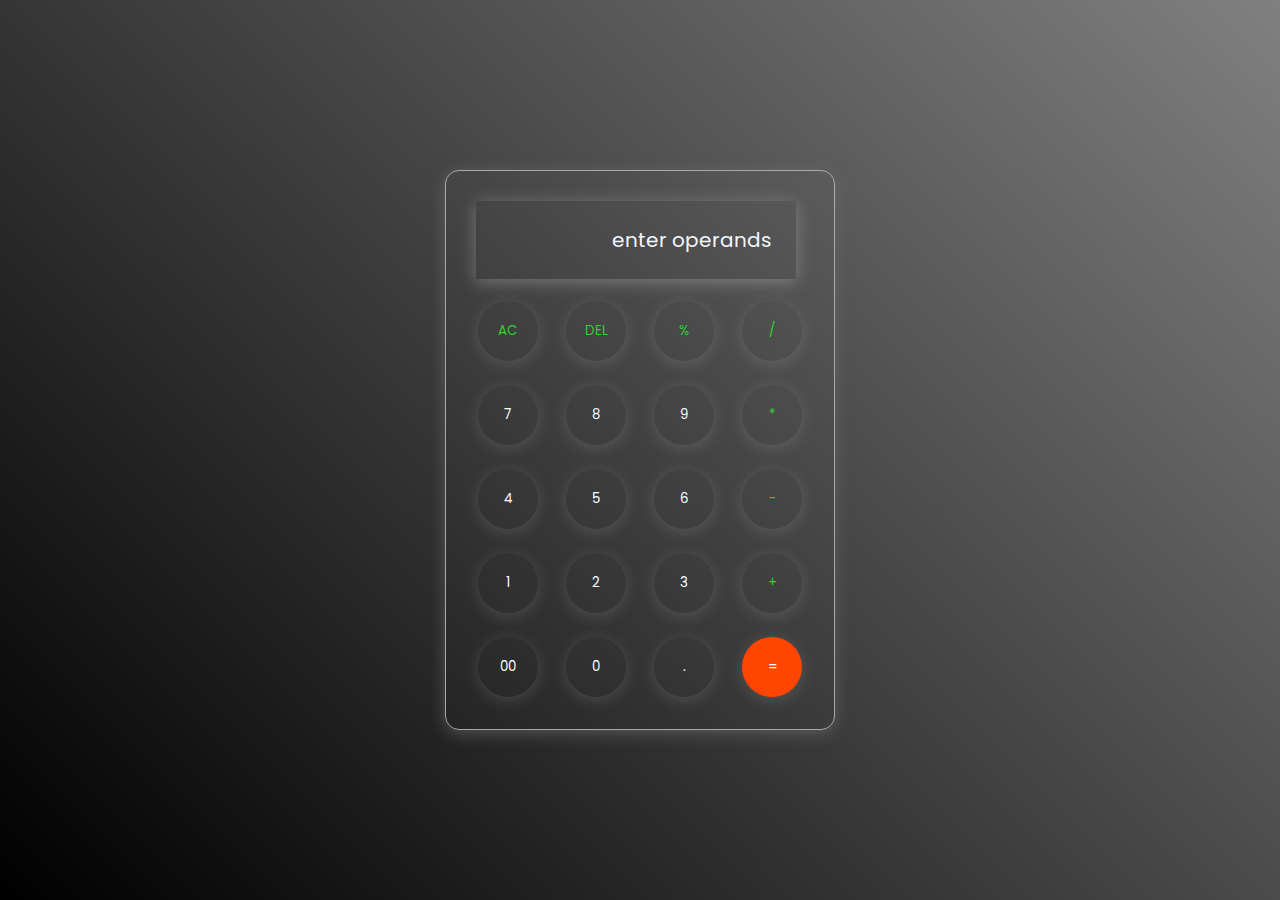
<file: CALCULATOR/index.html>
<!doctype html>
<html lang="en">
    <head>
        <meta charset="UTF-8">
        <meta name="viewport" content="width=device-width, initial-scale=1.0">
        <title>CALCULATOR</title>
        <link rel="stylesheet" href="style.css">
        </head>
    <body>
        <div class="calculator">
            <input type="text" placeholder="enter operands" id="inputbox">
            <div>
                <button class="opr">AC</button>
                <button class="opr">DEL</button>
                <button class="opr">%</button>
                <button class="opr">/</button>
            </div>
            <div>
                <button>7</button>
                <button>8</button>
                <button>9</button>
                <button class="opr">*</button>
            </div>
            <div>
                <button>4</button>
                <button>5</button>
                <button>6</button>
                <button class="opr">-</button>
            </div>
            <div>
                <button>1</button>
                <button>2</button>
                <button>3</button>
                <button class="opr">+</button>
            </div>
            <div>
                <button>00</button>
                <button>0</button>
                <button>.</button>
                <button class="eql">=</button>
            </div>
        </div>


        <script src="script.js"></script>
    </body>
</html>
</file>
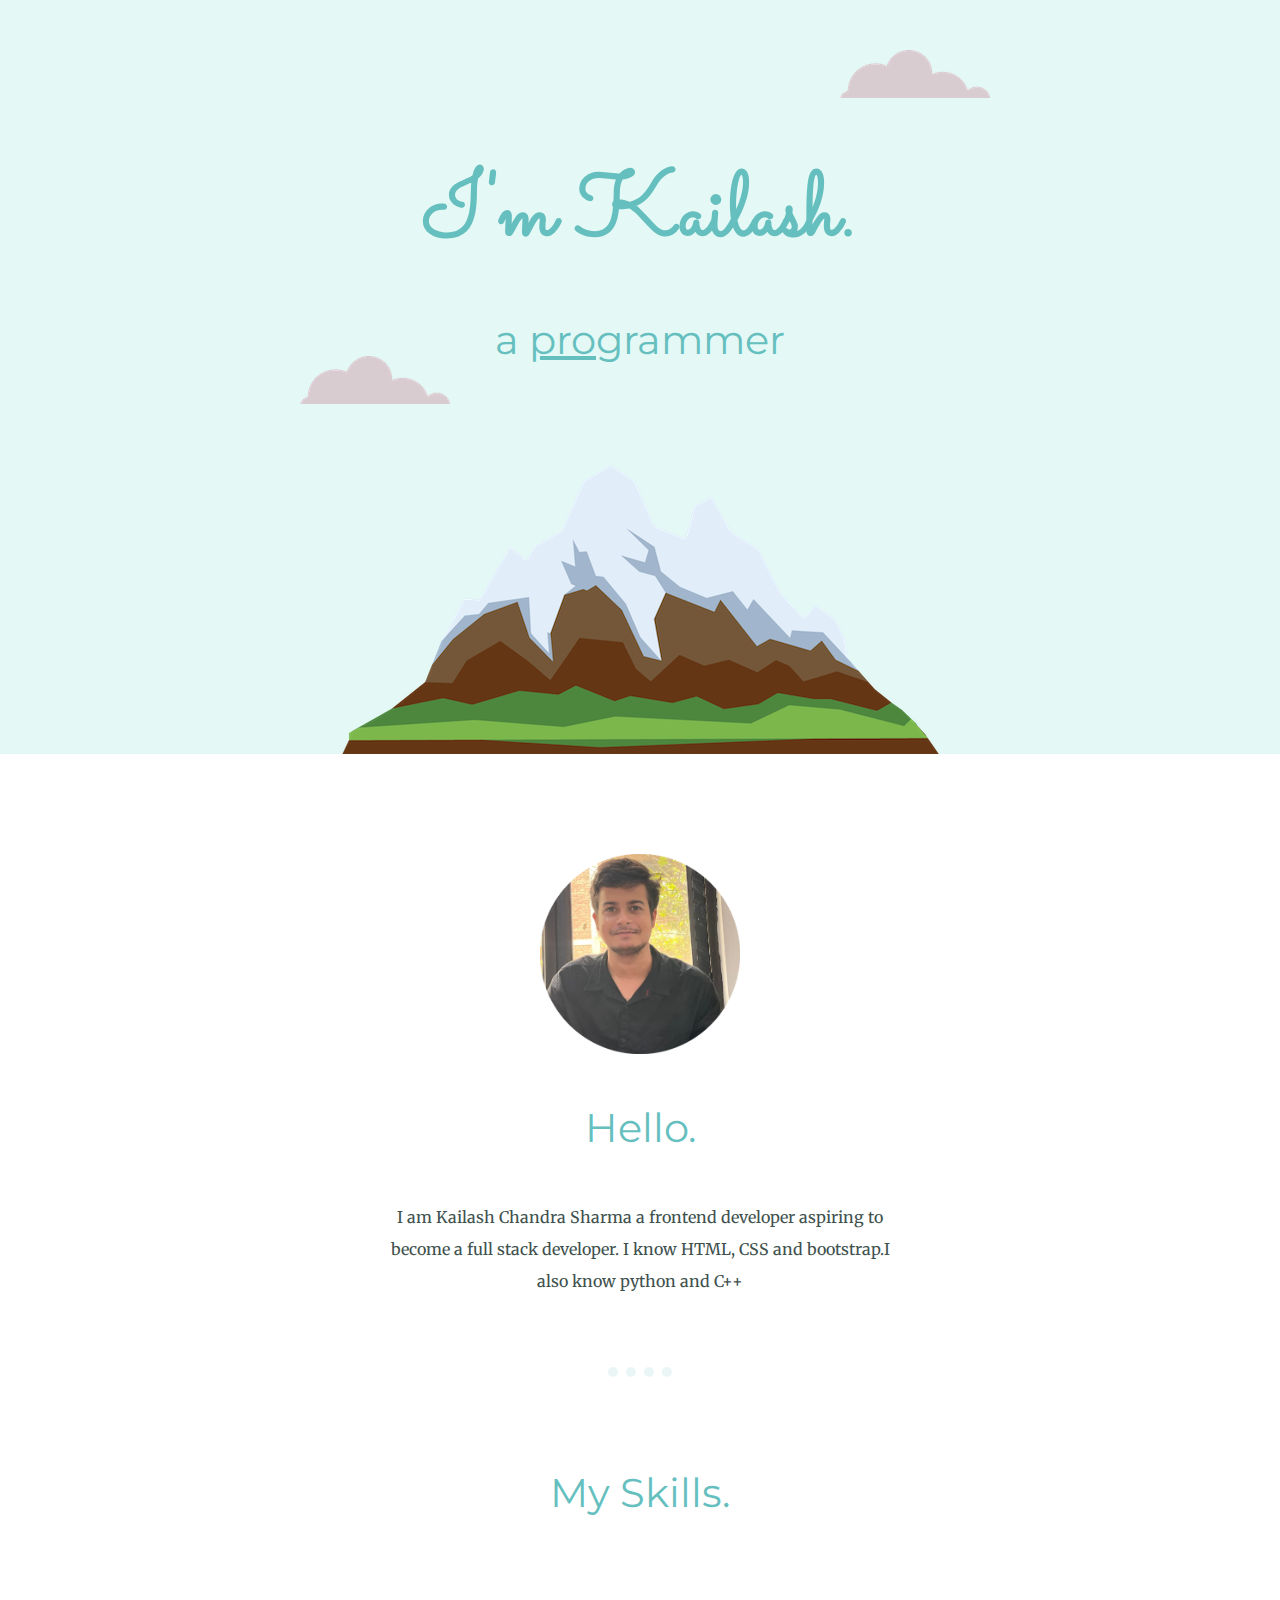
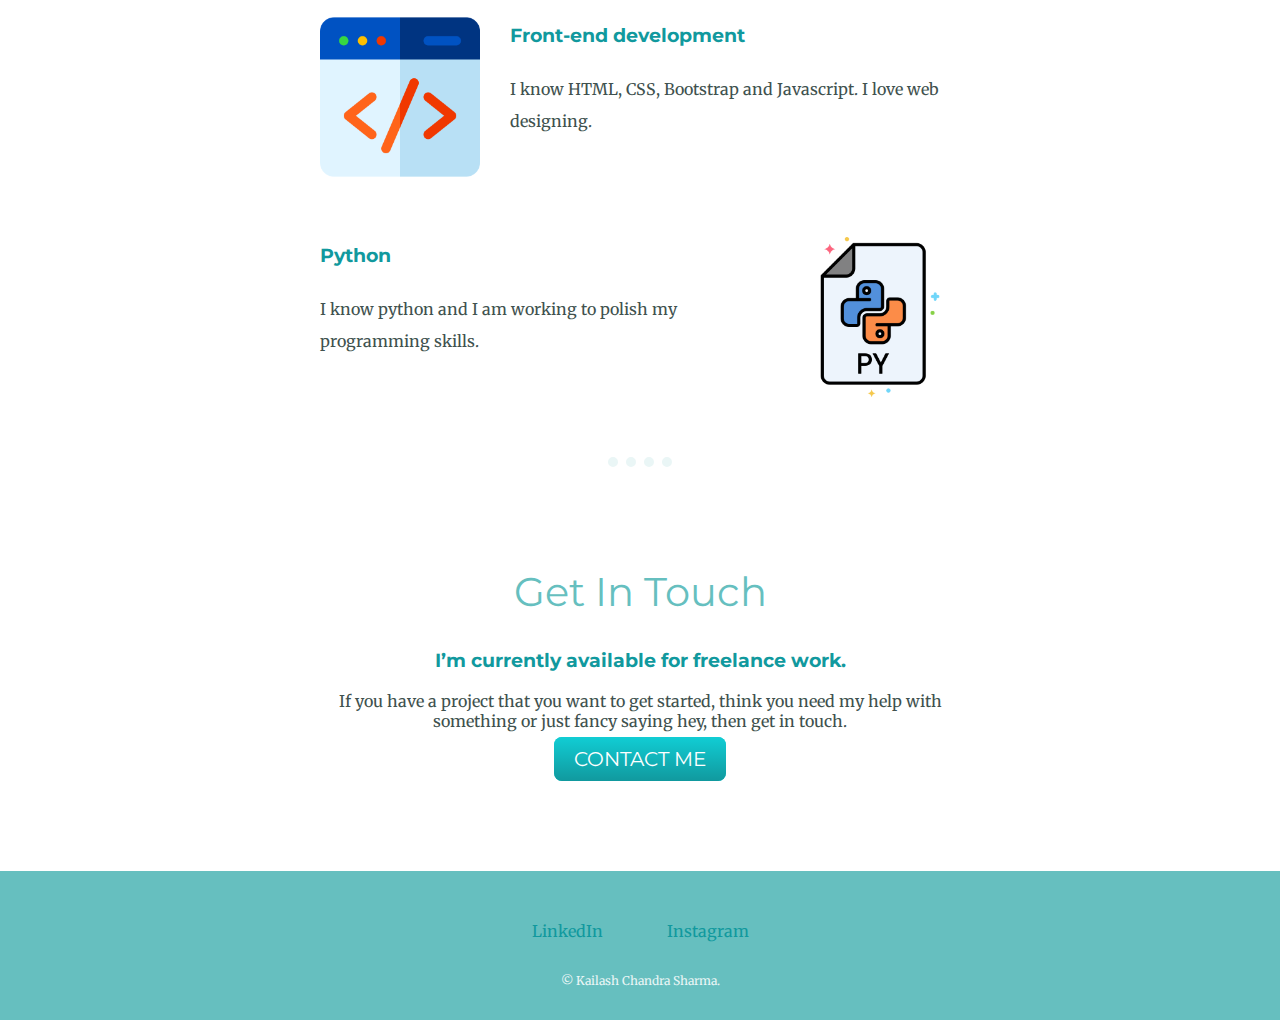
<file: PORTFOLIO/index.html>
<html lang="en" dir="ltr"><head>
    <meta charset="utf-8">
    <title>PORTFOLIO</title>
    <link rel="stylesheet" href="css/styles.css">
    <link rel="icon" href="favicon.ico">
    <link rel="preconnect" href="https://fonts.googleapis.com">
    <link rel="preconnect" href="https://fonts.gstatic.com" crossorigin="">
    <link href="https://fonts.googleapis.com/css2?family=Merriweather&amp;family=Montserrat&amp;family=Sacramento&amp;display=swap" rel="stylesheet">
  </head>
  
  <body>
    <div class="top-container">
      <img class="top-cloud" src="images/cloud.png" alt="">
      <h1>I'm Kailash.</h1>
      <h2>a <span>pro</span>grammer</h2>
      <img class="bottom-cloud" src="images/cloud.png" alt="">
  
      <img src="images/mountain.png" alt="">
    </div>
    <div class="middle-container">
      <div class="profile">
        <img class="Profileimage" src="images/pic.png" alt="MY image">
        <h2>Hello.</h2>
        <p>I am Kailash Chandra Sharma   a frontend developer aspiring to become a full stack developer. I know HTML, CSS and bootstrap.I also know python and C++</p>
      </div>
      <hr>
      <div class="skills">
        <h2>My Skills.</h2>
        <div class="skill-row">
          <img class="web-image" src="images/web-development.png" alt="">
          <h3>Front-end development</h3>
          <p>I know HTML, CSS, Bootstrap and Javascript. I love web designing.</p>
        </div>
        <div class="skill-row">
          <img class="python-image" src="images/python.png" alt="">
          <h3>Python</h3>
          <p>I know python and I am working to polish my programming skills.</p>
        </div>
      </div>
      <hr>
      <div class="contact-me">
        <h2>Get In Touch</h2>
        <h3>I’m currently available for freelance work.</h3>
        <p>If you have a project that you want to get started, think you need my help with something or just fancy saying hey, then get in touch.</p>
        <a class="btn" href="mailto:rohanchawla515@gmail.com">CONTACT ME</a>
      </div>
    </div>
  
  
    <div class="bottom-container">
      <a class="footer-link" href="https://www.linkedin.com/in/kailash0767/" target="_blank">LinkedIn</a>
      <a class="footer-link" href="https://www.instagram.com/kunall_.03/" target="_blank">Instagram</a>
      <!--<a class="footer-link" href="" target="_blank">Website</a>-->
      <p class="copyright">© Kailash Chandra Sharma.</p>
    </div>
  
  
  
  
  </body></html>
</file>
<file: CALCULATOR/style.css>
@import url('https://fonts.googleapis.com/css2?family=Poppins:wght@500&display=swap');

*{
    margin: 0;
    padding:0;
    box-sizing: border-box;
    font-family: 'Poppins', sans-serif;
}

body{
    width:100%;
    height:100vh;
    display:flex;
    justify-content: center;
    align-items: center;
    background: linear-gradient(45deg,black,grey);
}

.calculator{
    border: 1px solid darkgrey;
    padding:20px;
    border-radius: 14px;
    background: transparent;
    box-shadow: 0px 3px 16px rgba(113,115,119,0.6);
}

input{
    width:320px;
    border: none;
    padding:24px;
    margin:10px;
    background: transparent;
    box-shadow: 0px 3px 16px rgba(200, 200, 200, 0.4);
    font-size:20px;
    text-align:right;
    color: aliceblue;
    cursor:pointer;
}
input::placeholder{
    color: aliceblue;
    font-size: 20px;
}
button{
    border:none;
    width: 60px;
    height: 60px;
    margin:12px;
    border-radius: 50%;
    color: #fff;
    background: none;
    box-shadow: 0px 3px 16px rgba(200, 200, 200, 0.2);
    cursor: pointer;
}

.eql{
    background-color: orangered;
}
.opr{
    color: rgb(47, 208, 47);
}
</file>
<file: PORTFOLIO/css/styles.css>
body {
    margin: 0;
    text-align: center;
    font-family: 'Merriweather', serif;
  }
  
  h1 {
    font-size: 5.625rem;
    margin-top: 0;
    font-family: 'Sacramento', cursive;
    margin-bottom: 0;
    color: #66BFBF;
  }
  
  h2 {
    font-family: 'Montserrat', sans-serif;
    font-size: 2.5rem;
    color: #66BFBF;
    font-weight: normal;
  }
  
  p {
    color: #40514E;
  }
  
  h3 {
    font-family: 'Montserrat', sans-serif;
    color: #11999E;
  }
  
  a {
    color: #11999E;
    padding: 30px;
    text-decoration: none;
  }
  a:hover{
    color: #EAF6F6;
  }
  hr {
    border-style: none;
    border-top-style: dotted;
    width: 5%;
    border-width: 10px;
    color: #EAF6F6;
  }
  
  .top-container {
    background-color: #E4F9F5;
    padding-top: 150px;
    position: relative;
  }
  
  .Profileimage {
    width: 200px;
    height: 200px;
  }
  
  .profile {
    width: 40%;
    margin: 100px auto 70px;
    line-height: 2;
  }
  
  .skills {
    position: relative;
    padding-top: 50px;
  }
  
  .skill-row {
    width: 50%;
    margin: 100px auto;
    text-align: left;
    line-height: 2;
  }
  
  .web-image {
    width: 25%;
    float: left;
    padding-right: 30px;
  }
  
  .python-image {
    width: 25%;
    float: right;
    padding-left: 30px;
  }
  
  .middle-container {
    position: relative;
  }
  
  .contact-me {
    width: 50%;
    margin: 100px auto;
  }
  
  .bottom-container {
    background-color: #66BFBF;
    padding: 50px 0 20px;
  }
  
  .copyright {
    color: #EAF6F6;
    padding-top: 20px;
    font-size: 0.75rem;
  }
  
  span {
    text-decoration: underline;
  }
  
  .top-cloud {
    position: absolute;
    right: 290px;
    top: 50px;
  }
  
  .bottom-cloud {
    position: absolute;
    left: 300px;
    bottom: 350px;
  }
  
  .btn {
    background: #11cdd4;
    background-image: -webkit-linear-gradient(top, #11cdd4, #11999e);
    background-image: -moz-linear-gradient(top, #11cdd4, #11999e);
    background-image: -ms-linear-gradient(top, #11cdd4, #11999e);
    background-image: -o-linear-gradient(top, #11cdd4, #11999e);
    background-image: linear-gradient(to bottom, #11cdd4, #11999e);
    -webkit-border-radius: 8;
    -moz-border-radius: 8;
    border-radius: 8px;
    font-family: 'Montserrat', sans-serif;
    color: #ffffff;
    font-size: 20px;
    padding: 10px 20px 10px 20px;
    text-decoration: none;
  }
  
  .btn:hover {
    background: #30e3cb;
    background-image: -webkit-linear-gradient(top, #30e3cb, #2bc4ad);
    background-image: -moz-linear-gradient(top, #30e3cb, #2bc4ad);
    background-image: -ms-linear-gradient(top, #30e3cb, #2bc4ad);
    background-image: -o-linear-gradient(top, #30e3cb, #2bc4ad);
    background-image: linear-gradient(to bottom, #30e3cb, #2bc4ad);
    text-decoration: none;
  }
</file>
